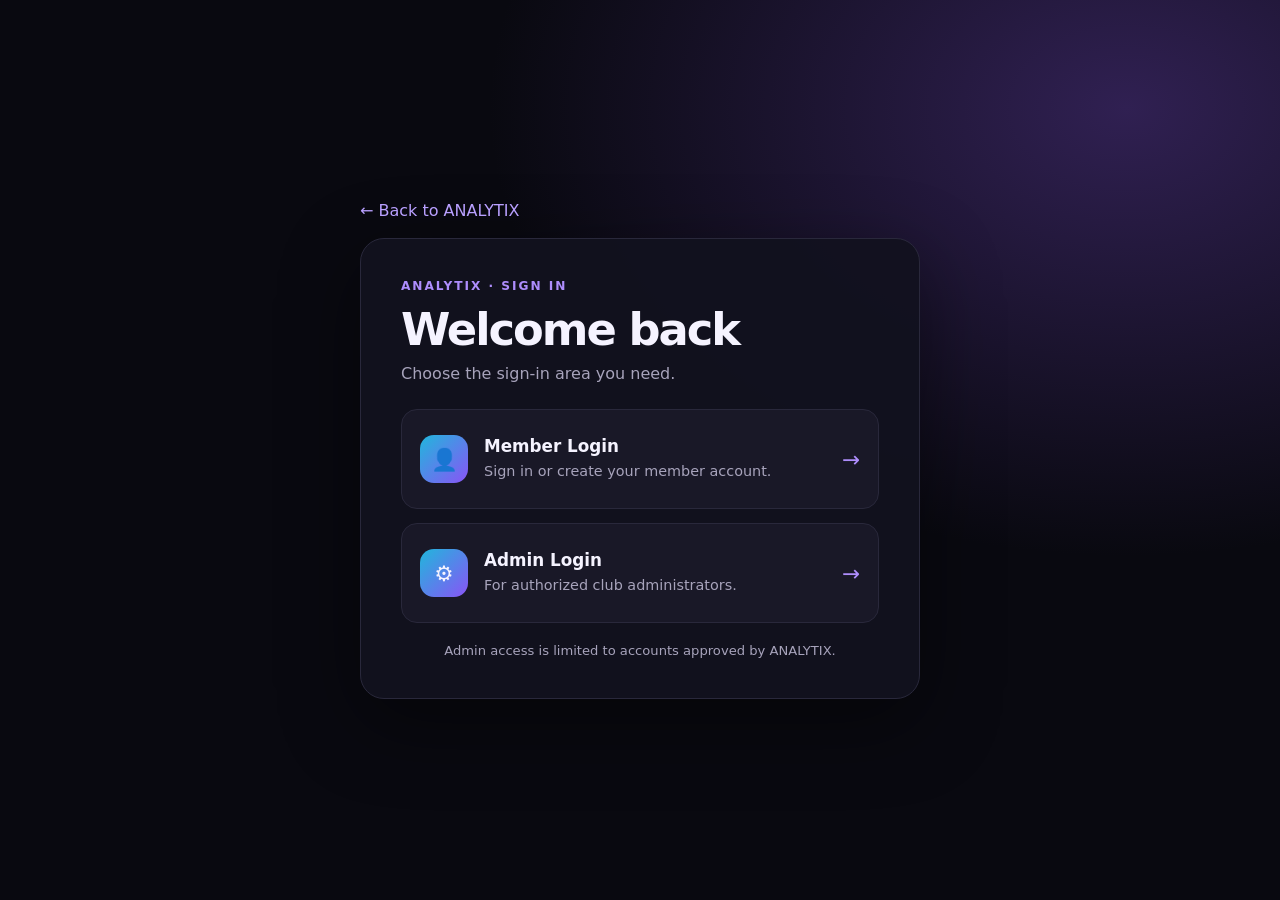
<file: login.html>
<!doctype html>
<html lang="en">

<head>
    <meta charset="utf-8">
    <meta name="viewport" content="width=device-width, initial-scale=1">
    <meta name="description" content="Choose member or administrator sign in for ANALYTIX.">
    <title>Sign in | ANALYTIX</title>
    <link rel="stylesheet" href="login.css">
</head>

<body>
    <main class="login-shell">
        <a class="back-link" href="index.html">← Back to ANALYTIX</a>
        <section class="login-card" aria-labelledby="pageTitle">
            <p class="eyebrow">ANALYTIX · SIGN IN</p>
            <h1 id="pageTitle">Welcome back</h1>
            <p class="intro">Choose the sign-in area you need.</p>

            <div class="login-options">
                <a class="option-card member-option" href="member/account.html">
                    <span class="option-icon" aria-hidden="true">👤</span>
                    <span class="option-copy">
                        <strong>Member Login</strong>
                        <span>Sign in or create your member account.</span>
                    </span>
                    <span class="arrow" aria-hidden="true">→</span>
                </a>

                <a class="option-card admin-option" href="admin/admin.html">
                    <span class="option-icon" aria-hidden="true">⚙</span>
                    <span class="option-copy">
                        <strong>Admin Login</strong>
                        <span>For authorized club administrators.</span>
                    </span>
                    <span class="arrow" aria-hidden="true">→</span>
                </a>
            </div>
            <p class="security-note">Admin access is limited to accounts approved by ANALYTIX.</p>
        </section>
    </main>
</body>

</html>
</file>
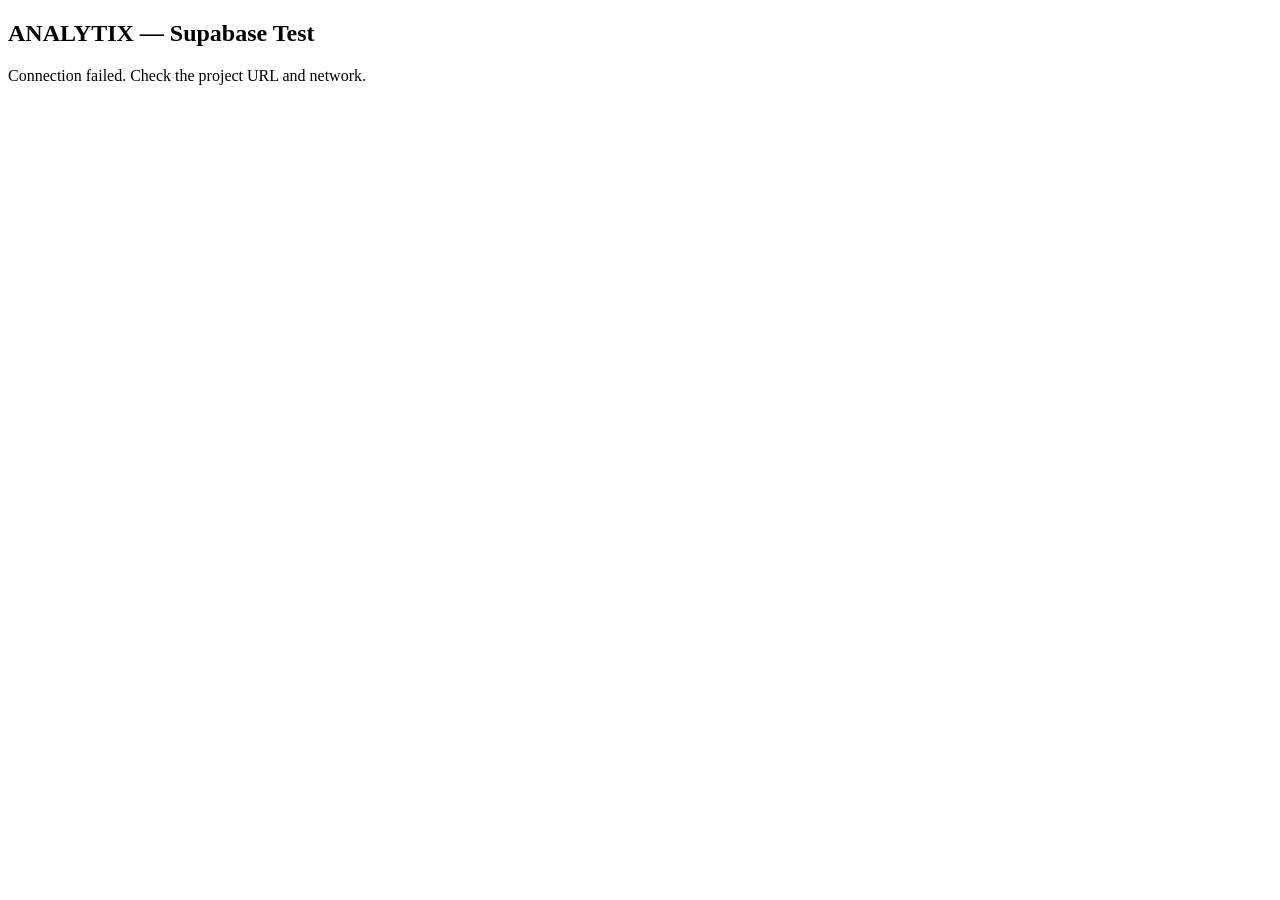
<file: supabase-test.html>
<!doctype html>
<html lang="en">
<head>
  <meta charset="utf-8">
  <title>Supabase Connection Test</title>
</head>
<body>
  <h2>ANALYTIX — Supabase Test</h2>
  <p id="result">Testing connection...</p>

  <script>
    const SUPABASE_URL = "https://ntwayeltgeqdjbcjnchc.supabase.co";
    const SUPABASE_KEY = "sb_publishable_YlLf32QTY7LnU7k9_2J_Wg_yMc3OBCv";

    async function testConnection() {
      const result = document.getElementById("result");

      try {
        const response = await fetch(
          `${SUPABASE_URL}/auth/v1/health`,
          {
            headers: {
              apikey: SUPABASE_KEY
            }
          }
        );

        if (response.ok) {
          result.textContent =
            "Connected! Supabase Auth is responding.";
        } else {
          result.textContent =
            `Supabase responded with HTTP ${response.status}. Check configuration.`;
        }
      } catch (error) {
        result.textContent =
          "Connection failed. Check the project URL and network.";
        console.error(error);
      }
    }

    testConnection();
  </script>
</body>
</html>
</file>
<file: login.css>
:root {
    color-scheme: dark;
    --bg: #090910;
    --panel: #12121e;
    --line: #29283b;
    --text: #f5f3ff;
    --muted: #a7a3bb;
    --purple: #8954f6;
    --cyan: #20b7dc;
}

* {
    box-sizing: border-box;
}

body {
    min-height: 100vh;
    margin: 0;
    display: grid;
    place-items: center;
    padding: 28px 16px;
    background: radial-gradient(ellipse at 88% 12%, #302052 0, transparent 40%), var(--bg);
    color: var(--text);
    font-family: Inter, "Segoe UI", system-ui, sans-serif;
}

.login-shell {
    width: min(560px, 100%);
}

.back-link {
    display: inline-block;
    margin-bottom: 18px;
    color: #b9a0ff;
    text-decoration: none;
}

.back-link:hover {
    color: white;
}

.login-card {
    padding: clamp(24px, 6vw, 40px);
    border: 1px solid var(--line);
    border-radius: 24px;
    background: rgb(18 18 30 / 94%);
    box-shadow: 0 24px 80px rgb(0 0 0 / 45%);
}

.eyebrow {
    margin: 0 0 10px;
    color: #ae8dfc;
    font-size: .76rem;
    font-weight: 800;
    letter-spacing: .16em;
}

h1 {
    margin: 0;
    font-size: clamp(2rem, 7vw, 2.8rem);
    letter-spacing: -.045em;
}

.intro {
    margin: 8px 0 26px;
    color: var(--muted);
}

.login-options {
    display: grid;
    gap: 14px;
}

.option-card {
    display: flex;
    align-items: center;
    gap: 16px;
    min-height: 100px;
    padding: 18px;
    border: 1px solid var(--line);
    border-radius: 16px;
    background: #191827;
    color: var(--text);
    text-decoration: none;
    transition: transform .18s ease, border-color .18s ease, background .18s ease;
}

.option-card:hover,
.option-card:focus-visible {
    transform: translateY(-2px);
    border-color: #8954f6a8;
    background: #201c34;
    color: white;
    outline: none;
}

.option-icon {
    display: grid;
    flex: 0 0 48px;
    width: 48px;
    height: 48px;
    place-items: center;
    border-radius: 14px;
    background: linear-gradient(135deg, var(--cyan), var(--purple));
    font-size: 1.35rem;
}

.option-copy {
    display: grid;
    gap: 5px;
}

.option-copy strong {
    font-size: 1.05rem;
}

.option-copy span {
    color: var(--muted);
    font-size: .9rem;
    line-height: 1.4;
}

.arrow {
    margin-left: auto;
    color: #ae8dfc;
    font-size: 1.35rem;
}

.security-note {
    margin: 20px 0 0;
    color: var(--muted);
    font-size: .82rem;
    text-align: center;
}

@media (prefers-reduced-motion: reduce) {

    *,
    *::before,
    *::after {
        scroll-behavior: auto !important;
        transition: none !important;
    }
}
</file>
